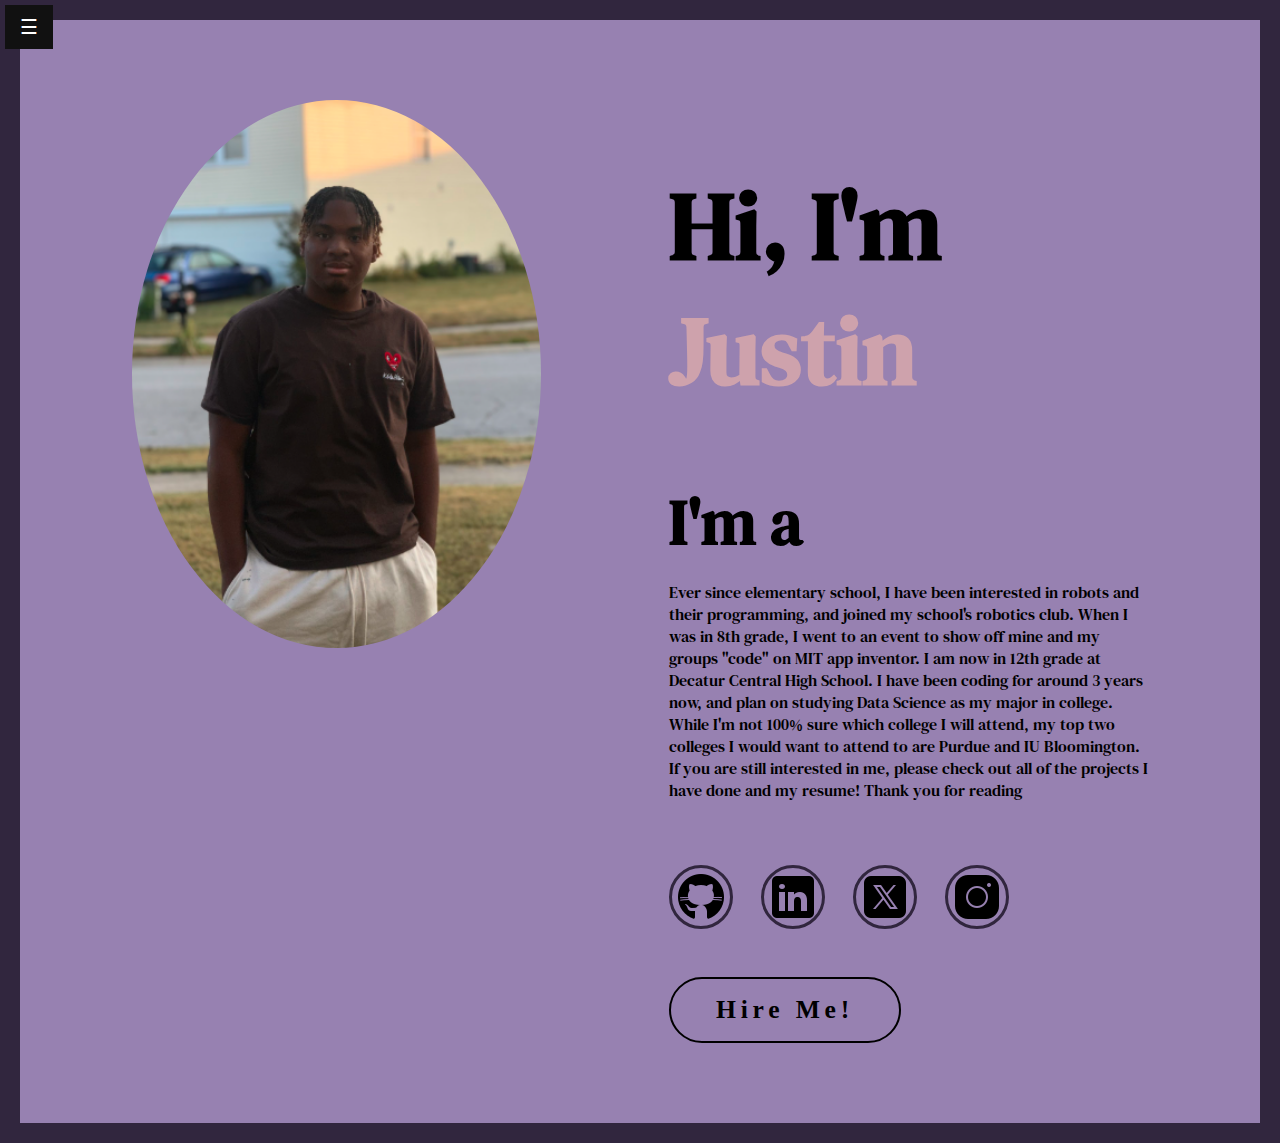
<file: index.html>
<!DOCTYPE html>
<html>


<head>
    <meta charset="UTF-8" />
    <link rel="preconnect" href="https://fonts.googleapis.com">
<link rel="preconnect" href="https://fonts.gstatic.com" crossorigin>
<link href="https://fonts.googleapis.com/css2?family=DM+Serif+Text:ital@0;1&family=Kosugi+Maru&display=swap" rel="stylesheet">
    <link rel="stylesheet" href="style.css">
    <title>Justin's Portfolio</title>
</head>
<header>


</header>


<body>
    <div class ="information-page">
     
    <div id="mySidebar" class="sidebar">
  <a href="javascript:void(0)" class="closebtn" onclick="closeNav()">&times;</a>
   <a href="index.html">About Me</a>
  <a href="projects.html">Projects</a>
  <a href="resume.html">Resume</a>
  <a href="contact.html">Contact</a>
</div>
</div>




<div id="main">
  <button id="openBtn" class="openbtn" onclick="openNav()">&#9776; </button>
  <section class="home">
<div class="home-img">
 <a href="https://cash.app/$Justiinn609"><img src="coverPhoto.png"></a>
  </div>
  <div class="home-content">
    <h1>Hi, I'm <span>Justin</span></h1>
    <h3 class="typing-text">I'm a <span></span></h3>
      <p>Ever since elementary school, I have been interested in robots and their programming, and joined my school's robotics club. When I was in 8th grade, I went to an event to show off mine and my groups "code" on MIT app inventor. I am now in 12th grade at Decatur Central High School. I have been coding for around
            3 years now, and plan on studying Data Science as my major in college. While I'm not 100% sure which
            college I will attend, my top two colleges I would want to attend to are Purdue and IU Bloomington. If you
            are still interested in me, please check out all of the projects I have done and my resume! Thank you for
            reading
            </p>
            <div class="social-icon">
            <a href="https://github.com/Justinscreations"><img src="githubImg.png"></a>
            <a href="https://www.linkedin.com/in/justin-lewis-12b18436a/"><img src="linkedinImg.png"></a>
            <a href="https://www.x.com/jlthecr3ator"><img src="xImg.png"></a>
            <a href="https://www.instagram.com/justins_l1fe"><img src="instaImg.png"></a>
    </div>
    <a href="https://calendly.com/jlewis9103/30min" class="btn">Hire Me!</a>
</section>
         
       
        </div>  
           
    </div>
   














</body>
<script src="script.js"></script>
</html>
</file>
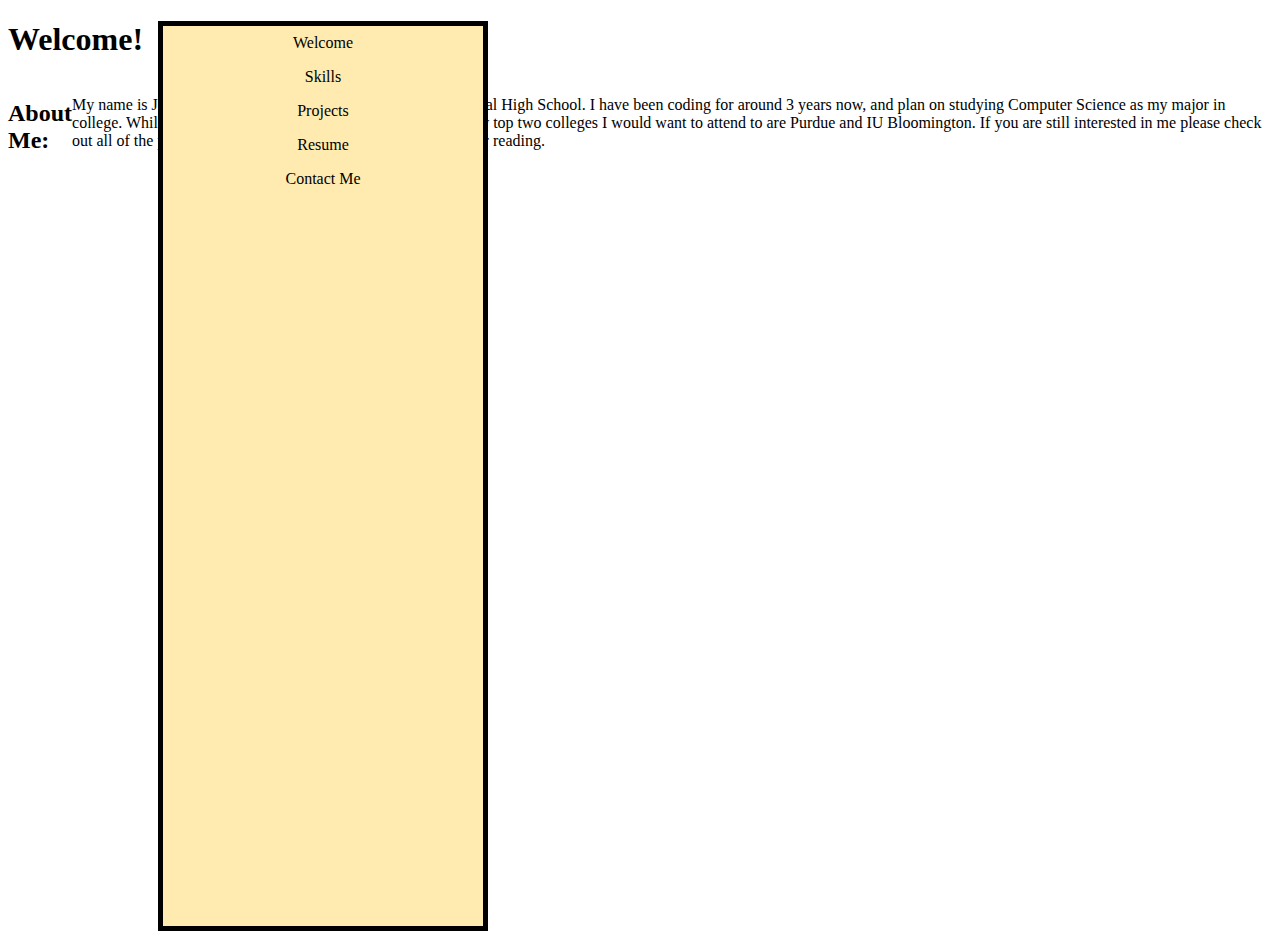
<file: portfolio/index.html>
<!DOCTYPE html>
<html>
<head>
    <meta charset="UTF-8" />
    <link rel="stylesheet" href="style.css">
    <title>Justin's Portfolio</title>
</head>
<header>
    <div class="navbar">
<ul>
 <li><a href="index.html">Welcome</a></li>
  <li><a href="skills.html">Skills</a></li>
  <li><a href="projects.html">Projects</a></li>
  <li><a href="resume.html">Resume</a></li>
  <li><a href="contact.html">Contact Me</a></li>
</ul>
</div>
</header>
<body>
   <div>
    <h1>Welcome!</h1>
   </div>
<div class="about-me-page">
    <h2>About Me: </h2>
    <p>My name is Justin. I currently am in 12th grade at Decatur Central High School. I have been coding for around 3 years now, and plan on studying Computer Science as my major in college. While I'm not 100% sure which college I will attend, my top two colleges I would want to attend to are Purdue and IU Bloomington. If you are still interested in me please check out all of the projects I have done and my resume! Thank you for reading.</p>
    </div>







</body>
</html>
</file>
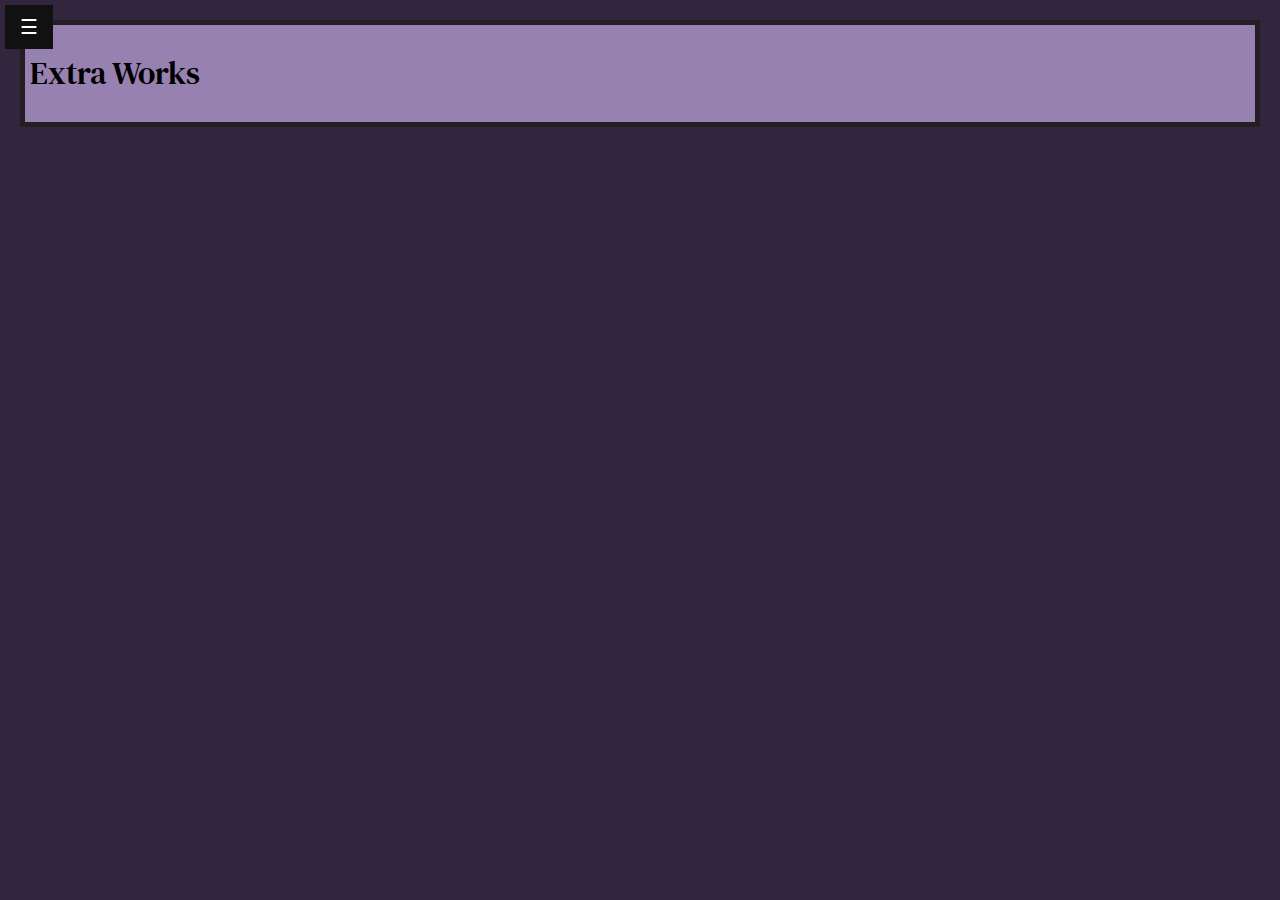
<file: bonus.html>
<!DOCTYPE html>
<html>


<head>
  <meta charset="UTF-8" />
  <link rel="preconnect" href="https://fonts.googleapis.com">
  <link rel="preconnect" href="https://fonts.gstatic.com" crossorigin>
  <link href="https://fonts.googleapis.com/css2?family=DM+Serif+Text:ital@0;1&family=Kosugi+Maru&display=swap"
    rel="stylesheet">
  <link rel="stylesheet" href="style.css">
  <title>Justin's Portfolio</title>
</head>
<header>


</header>


<body>
  <div class="information-page">

    <div id="mySidebar" class="sidebar">
      <a href="javascript:void(0)" class="closebtn" onclick="closeNav()">&times;</a>
      <a href="index.html">About Me</a>
      <a href="projects.html">Projects</a>
      <a href="resume.html">Resume</a>
      <a href="contact.html">Contact</a>
      <a href="bonus.html">Bonus</a>
    </div>
  </div>




  <div id="main">
    <button id="openBtn" class="openbtn" onclick="openNav()">&#9776; </button>
    <div class="important-text">
    <div class="extra-works">
       <div class="extra-works-header">
        <h1>Extra Works</h1>
       </div> 
       
    
    </div>
      

  </div>

</div>













</body>
<script src="script.js"></script>

</html>
</file>
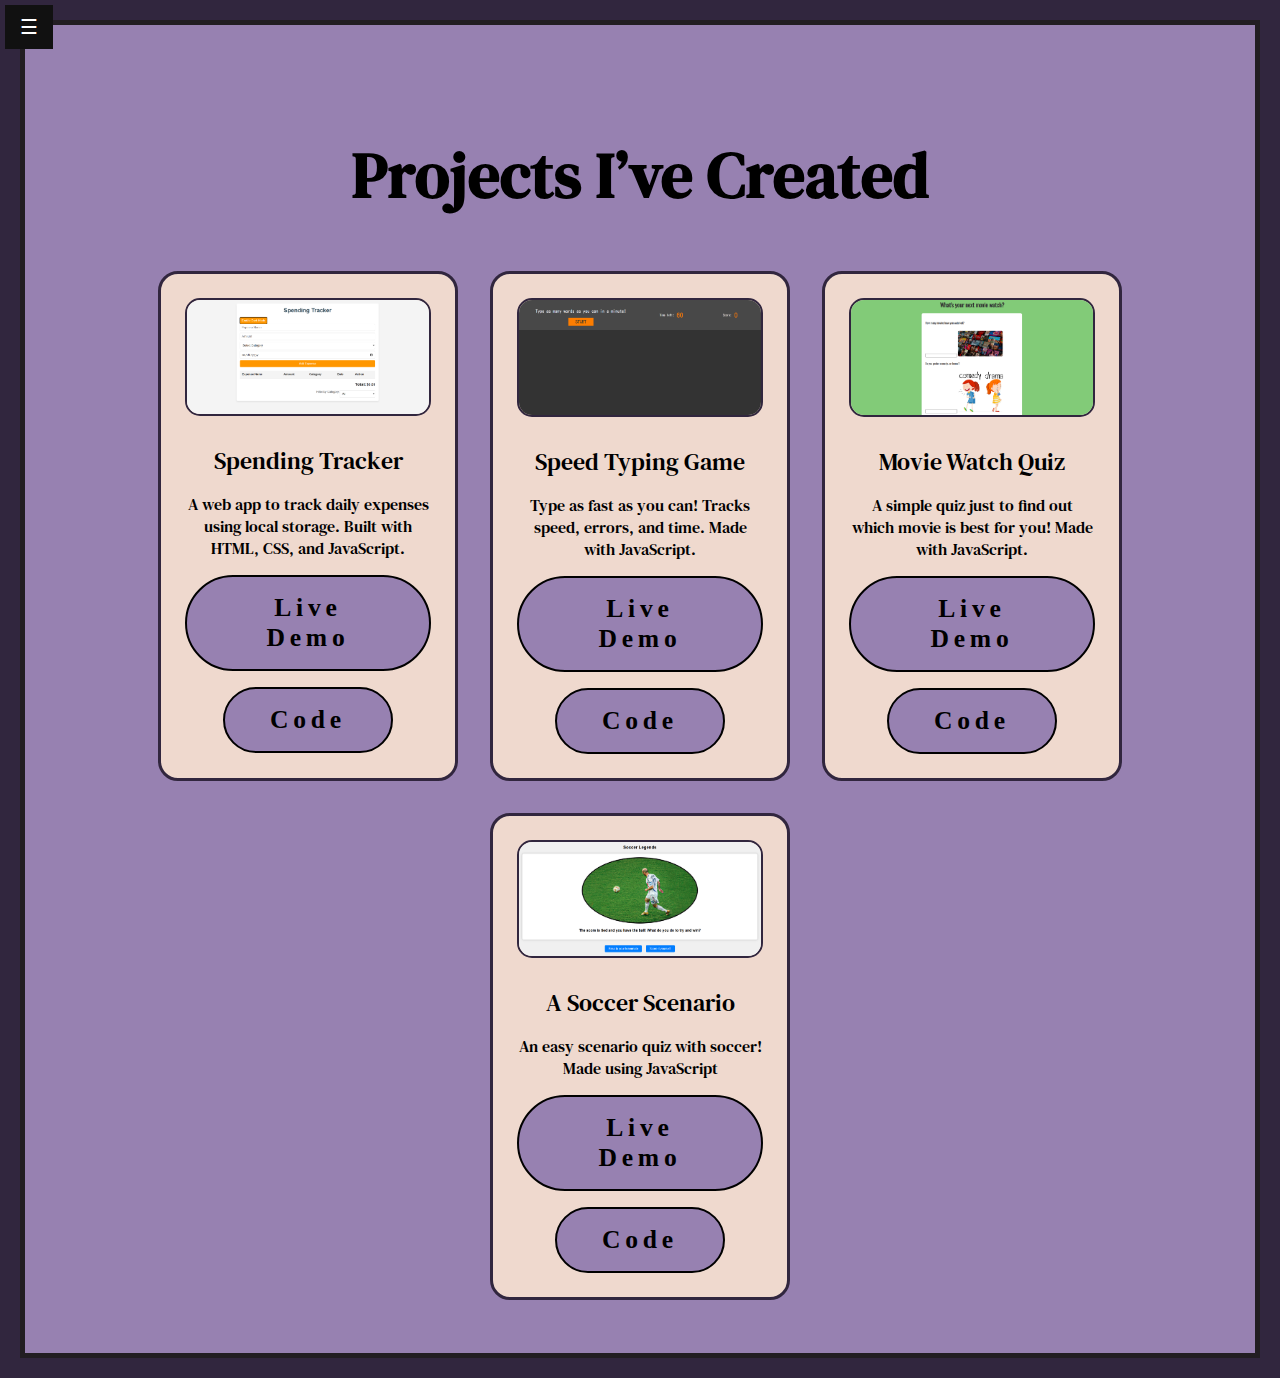
<file: projects.html>
<!DOCTYPE html>
<html>
<head>
    <meta charset="UTF-8" />
    <link rel="preconnect" href="https://fonts.googleapis.com">
<link rel="preconnect" href="https://fonts.gstatic.com" crossorigin>
<link href="https://fonts.googleapis.com/css2?family=DM+Serif+Text:ital@0;1&family=Kosugi+Maru&display=swap" rel="stylesheet">
    <link rel="stylesheet" href="style.css">
    <title>Justin's Portfolio</title>
</head>
<header>
    
</header>
<body>
    <div class="information-page">
    <div id="mySidebar" class="sidebar">
  <a href="javascript:void(0)" class="closebtn" onclick="closeNav()">&times;</a>
   <a href="index.html">About Me</a>
  <a href="projects.html">Projects</a>
  <a href="resume.html">Resume</a>
  <a href="contact.html">Contact</a>
</div>
<div id="main">
  <button id="openBtn" class="openbtn" onclick="openNav()">&#9776; </button>
  <div class="important-text">
 <div class="project-section">
  <h2>Projects I’ve Created</h2>
  <div class="projects-container">

    <div class="project-card">
      <img src="spendingTracker.png" alt="Spending Tracker">
      <h3>Spending Tracker</h3>
      <p>A web app to track daily expenses using local storage. Built with HTML, CSS, and JavaScript.</p>
      <div class="project-links">
        <a href="https://justinscreations.github.io/my-spending-tracker/" target="_blank" class="btn">Live Demo</a>
        <a href="https://github.com/justinscreations/my-spending-tracker" target="_blank" class="btn">Code</a>
      </div>
    </div>

    <div class="project-card">
      <img src="speedTyper.png" alt="Speed Typing Game">
      <h3>Speed Typing Game</h3>
      <p>Type as fast as you can! Tracks speed, errors, and time. Made with JavaScript.</p>
      <div class="project-links">
        <a href="https://justinscreations.github.io/speed-typing-demo/" target="_blank" class="btn">Live Demo</a>
        <a href="https://github.com/justinscreations/speed-typing-demo" target="_blank" class="btn">Code</a>
      </div>
    </div>


    <div class="project-card">
      <img src="unitFour.png" alt="Quiz Website">
      <h3>Movie Watch Quiz</h3>
      <p>A simple quiz just to find out which movie is best for you! Made with JavaScript.</p>
      <div class="project-links">
        <a href="https://justinscreations.github.io/int-u4-project-23-24-starter-code/" target="_blank" class="btn">Live Demo</a>
        <a href="https://github.com/Justinscreations/int-u4-project-23-24-starter-code" target="_blank" class="btn">Code</a>
      </div>
    </div>

    
   <div class="project-card">
      <img src="soccerUnit.png" alt="Soccer Website">
      <h3>A Soccer Scenario</h3>
      <p>An easy scenario quiz with soccer! Made using JavaScript</p>
      <div class="project-links">
        <a href="https://justinscreations.github.io/int-u3-project-starter-code/" target="_blank" class="btn">Live Demo</a>
        <a href="https://github.com/Justinscreations/int-u3-project-starter-code" target="_blank" class="btn">Code</a>
      </div>
    </div>

  </div>
</div>


  </div>
</div>
</div>






</div>
</body>
<script src="script.js"></script>
</html>
</file>
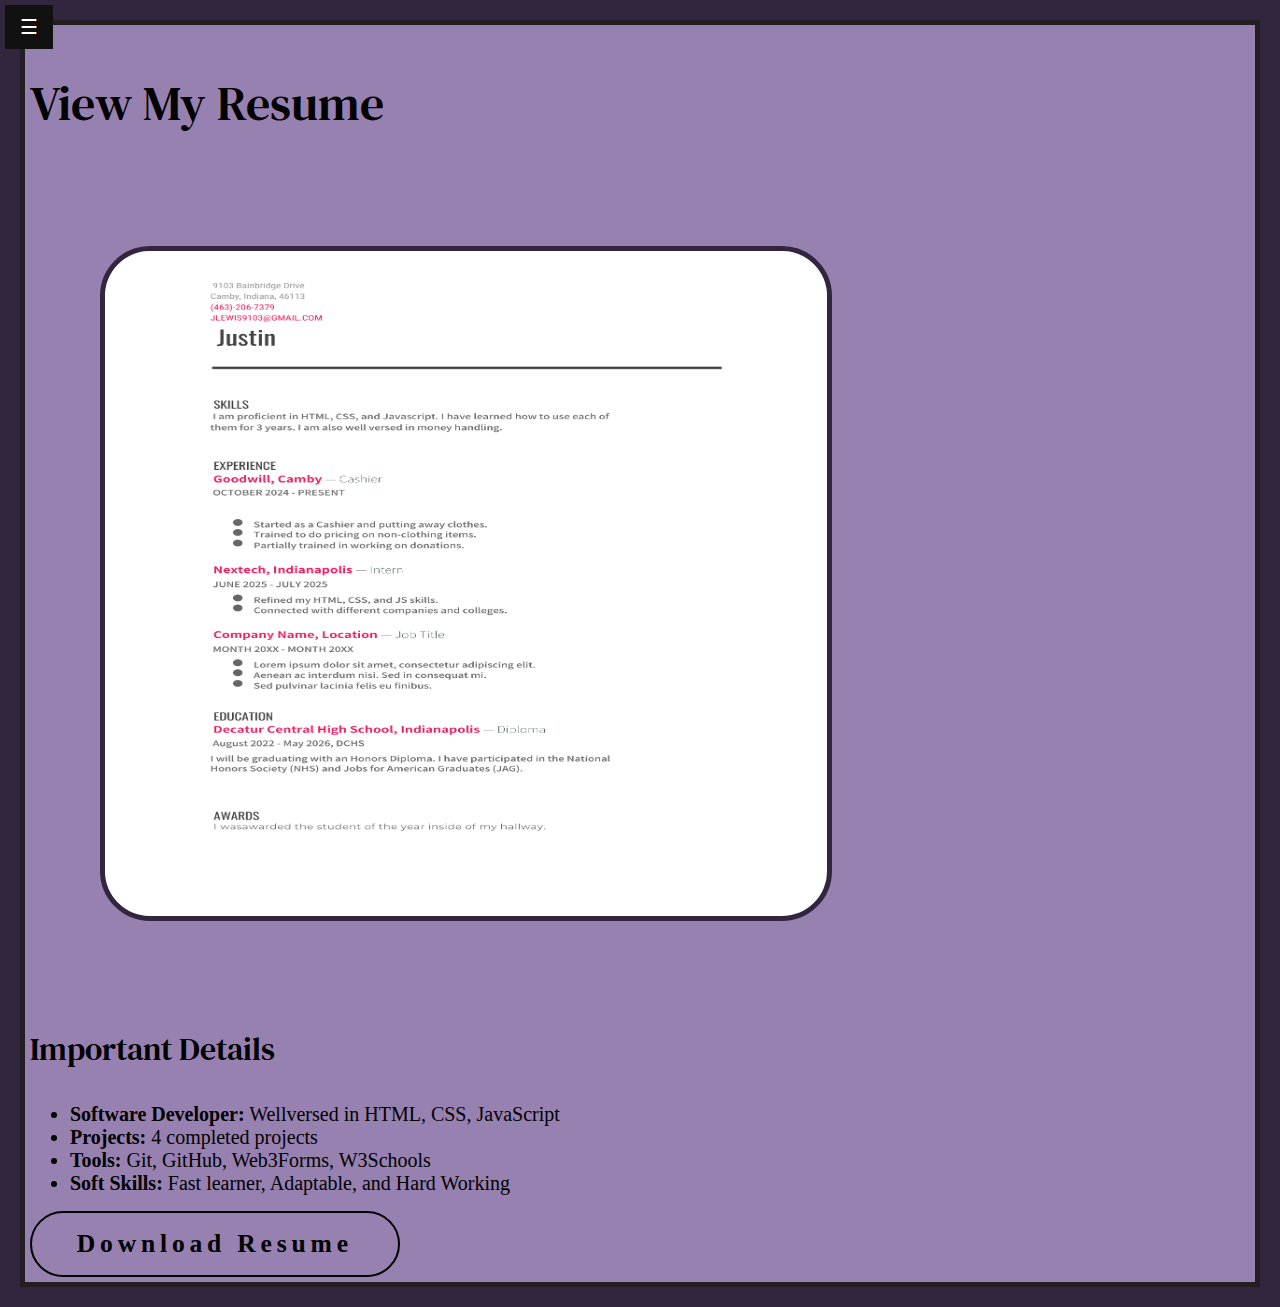
<file: resume.html>
<!DOCTYPE html>
<html>
<head>
    <meta charset="UTF-8" />
    <link rel="preconnect" href="https://fonts.googleapis.com">
<link rel="preconnect" href="https://fonts.gstatic.com" crossorigin>
<link href="https://fonts.googleapis.com/css2?family=DM+Serif+Text:ital@0;1&family=Kosugi+Maru&display=swap" rel="stylesheet">
    <link rel="stylesheet" href="style.css">
    <title>Justin's Portfolio</title>
</head>


<body>
  <div class="information-page">
    <div id="mySidebar" class="sidebar">
  <a href="javascript:void(0)" class="closebtn" onclick="closeNav()">&times;</a>
  <a href="index.html">About Me</a>
  <a href="projects.html">Projects</a>
  <a href="resume.html">Resume</a>
  <a href="contact.html">Contact</a>
</div>
<div id="main">
  <button id="openBtn" class="openbtn" onclick="openNav()">&#9776; </button>
  <div class="important-text">
    <div class="resume-header">
  <h2>View My Resume</h2>
  </div>
  <img src="myResume.pdf.png" class="resume-img">
  <div class="resume-summary">
  <h3>Important Details</h3>
  <ul>
    <li><strong>Software Developer:</strong> Wellversed in HTML, CSS, JavaScript</li>
    <li><strong>Projects:</strong> 4 completed projects</li>
    <li><strong>Tools:</strong> Git, GitHub, Web3Forms, W3Schools</li>
    <li><strong>Soft Skills:</strong> Fast learner, Adaptable, and Hard Working</li>
  </ul>
</div>

  <a href="myResume.pdf" download class="btn">Download Resume</a>
</div>

  </div>
</div>






</div>
</body>
<script src="script.js"></script>
</html>
</file>
<file: skills.html>
<!DOCTYPE html>
<html>
<head>
    <meta charset="UTF-8" />
    <link rel="stylesheet" href="style.css">
    <title>Justin's Portfolio</title>
</head>

<body>
  <div class="information-page">
    <div id="mySidebar" class="sidebar">
    <a href="javascript:void(0)" class="closebtn" onclick="closeNav()">&times;</a>
      <a href="index.html">About Me</a>
    <a href="skills.html">Skills</a>
  <a href="projects.html">Projects</a>
  <a href="resume.html">Resume</a>
  <a href="contact.html">Contact</a>
</div>
<div id="main">
  <button id="openBtn" class="openbtn" onclick="openNav()">&#9776; </button>
  
</div>


Skills



</div>
</body>
<script src="script.js"></script>
</html>
</file>
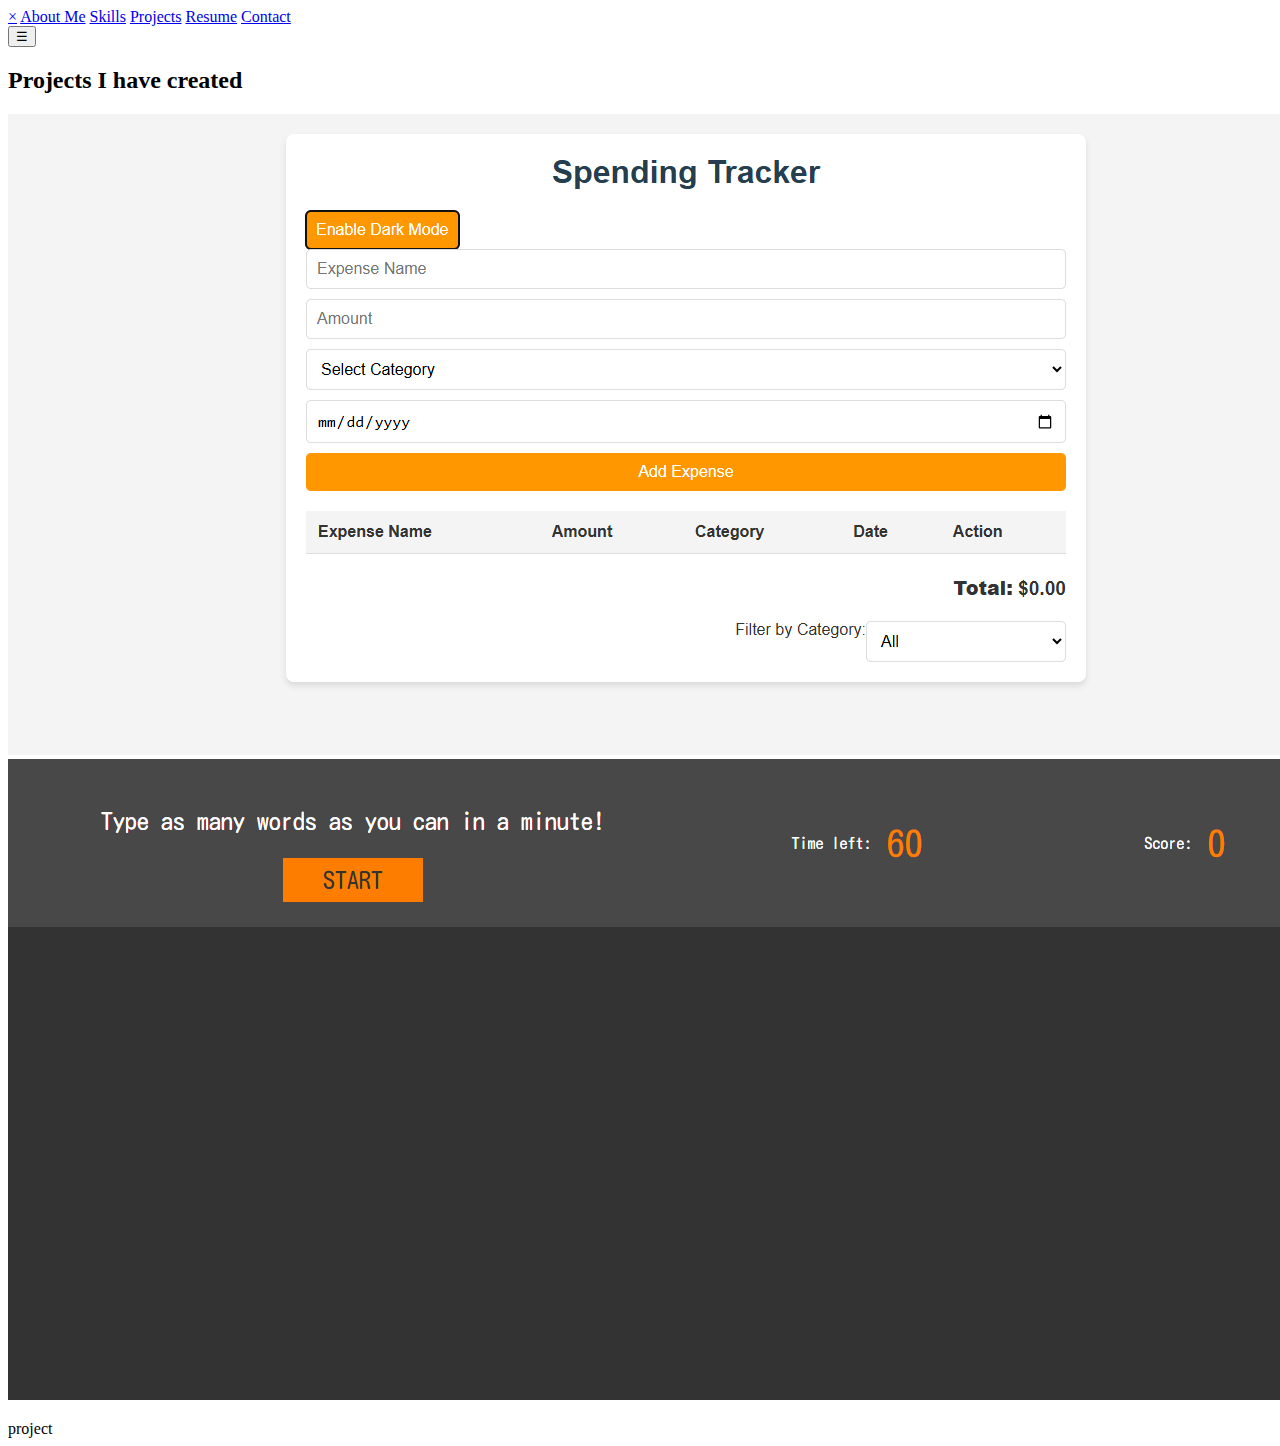
<file: portfolio/projects.html>
<!DOCTYPE html>
<html>
<head>
    <meta charset="UTF-8" />
    <link rel="stylesheet" href="style.css">
    <title>Justin's Portfolio</title>
</head>
<header>
    
</header>
<body>
    <div class="information-page">
    <div id="mySidebar" class="sidebar">
  <a href="javascript:void(0)" class="closebtn" onclick="closeNav()">&times;</a>
   <a href="index.html">About Me</a>
  <a href="skills.html">Skills</a>
  <a href="projects.html">Projects</a>
  <a href="resume.html">Resume</a>
  <a href="contact.html">Contact</a>
</div>
<div id="main">
  <button class="openbtn" onclick="openNav()">&#9776; </button>
  <div class="important-text">
  <h2>Projects I have created</h2>
  <img class="projectImg" src="spendingTracker.png">
  <img class="project-img" src="speedTyper.png">
  <p></p>
  </div>
</div>
</div>


project



</div>
</body>
<script src="script.js"></script>
</html>
</file>
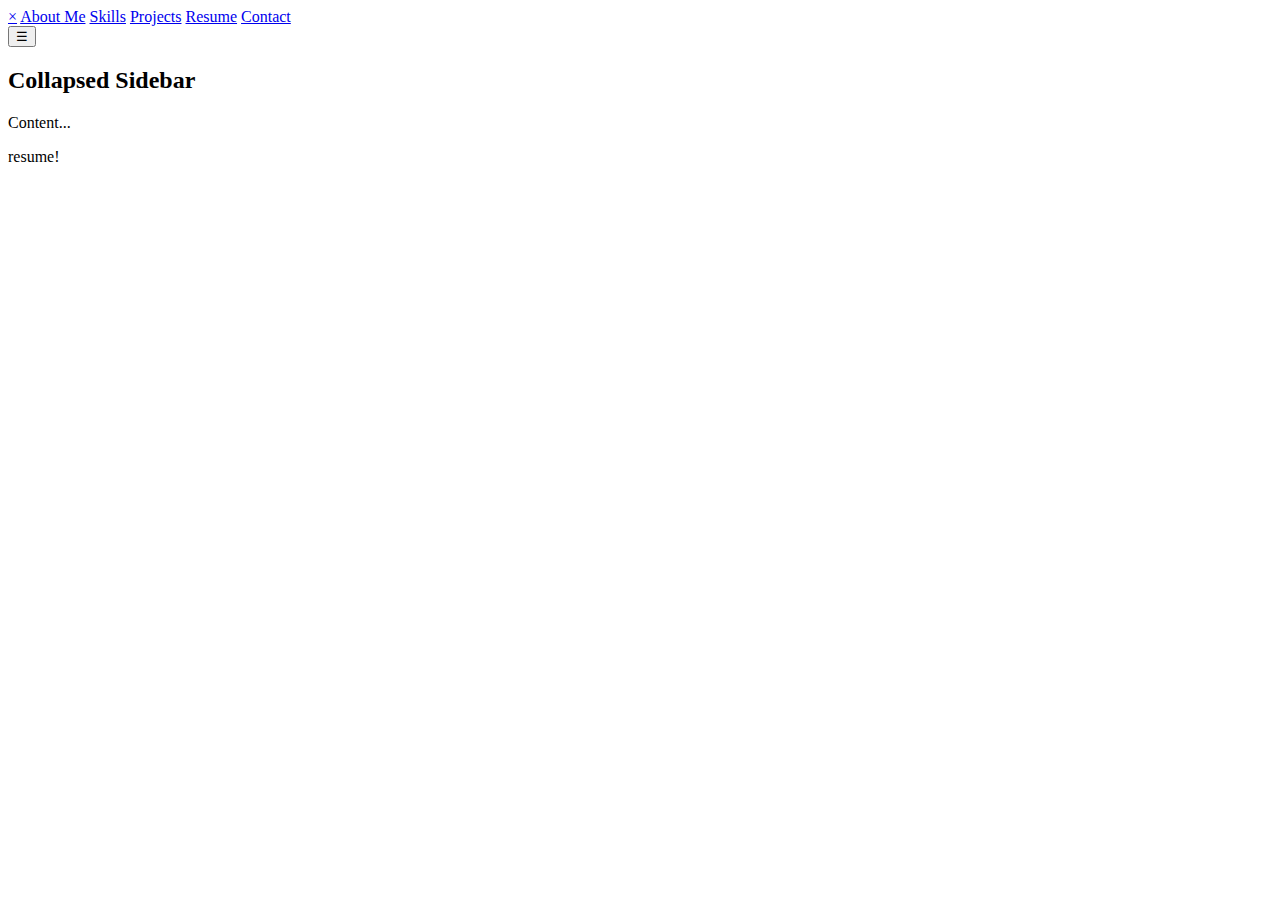
<file: portfolio/resume.html>
<!DOCTYPE html>
<html>
<head>
    <meta charset="UTF-8" />
    <link rel="stylesheet" href="style.css">
    <title>Justin's Portfolio</title>
</head>


<body>
  <div class="information-page">
    <div id="mySidebar" class="sidebar">
  <a href="javascript:void(0)" class="closebtn" onclick="closeNav()">&times;</a>
  <a href="index.html">About Me</a>
  <a href="skills.html">Skills</a>
  <a href="projects.html">Projects</a>
  <a href="resume.html">Resume</a>
  <a href="contact.html">Contact</a>
</div>
<div id="main">
  <button class="openbtn" onclick="openNav()">&#9776; </button>
  <h2>Collapsed Sidebar</h2>
  <p>Content...</p>
</div>

resume!




</div>
</body>
<script src="script.js"></script>
</html>
</file>
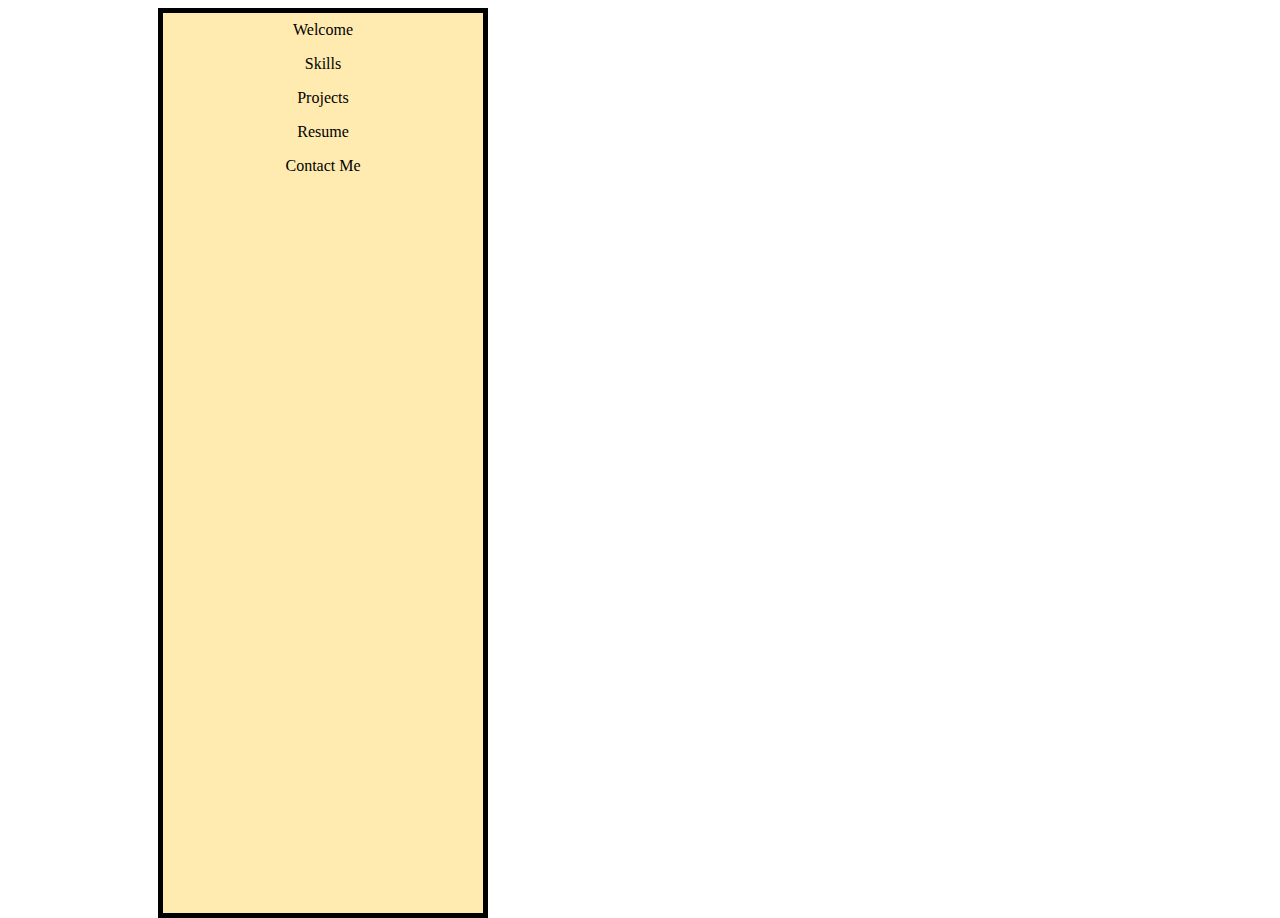
<file: portfolio/skills.html>
<!DOCTYPE html>
<html>
<head>
    <meta charset="UTF-8" />
    <link rel="stylesheet" href="style.css">
    <title>Justin's Portfolio</title>
</head>
<header>
    <div class="navbar">
<ul>
<li><a href="index.html">Welcome</a></li>
  <li><a href="skills.html">Skills</a></li>
  <li><a href="projects.html">Projects</a></li>
  <li><a href="resume.html">Resume</a></li>
  <li><a href="contact.html">Contact Me</a></li>
</ul>
</div>
</header>
<body>
   







</body>
</html>
</file>
<file: style.css>
.sidebar {
  height: 100%;
  /* 100% Full-height */
  width: 0;
  /* 0 width - change this with JavaScript */
  position: fixed;
  /* Stay in place */
  z-index: 1;
  /* Stay on top */
  top: 0;
  left: 0;
  background-color: #111;
  /* Black*/
  overflow-x: hidden;
  /* Disable horizontal scroll */
  padding-top: 60px;
  /* Place content 60px from the top */
  transition: 0.5s;
  /* 0.5 second transition effect to slide in the sidebar */
}


#openBtn {
  position: absolute;
  top: 5px;
  left: 5px;
}


/* The sidebar links */
.sidebar a {
  padding: 8px 8px 8px 32px;
  text-decoration: none;
  font-size: 25px;
  color: #818181;
  display: block;
  transition: 0.3s;
}


/* When you mouse over the navigation links, change their color */
.sidebar a:hover {
  color: #f1f1f1;
}


/* Position and style the close button (top right corner) */
.sidebar .closebtn {
  position: absolute;
  top: 0;
  right: 25px;
  font-size: 36px;
  margin-left: 50px;
}


/* The button used to open the sidebar */
.openbtn {
  font-size: 20px;
  cursor: pointer;
  background-color: #111;
  color: white;
  padding: 10px 15px;
  border: none;
  transition: 0.3s;
}


.openbtn:hover {
  background-color: #444;

}


/* Style page content - use this if you want to push the page content to the right when you open the side navigation */
#main {
  transition: margin-left .5s;
  /* If you want a transition effect */
  padding: 20px;
}


/* On smaller screens, where height is less than 450px, change the style of the sidenav (less padding and a smaller font size) */
@media screen and (max-height: 450px) {
  .sidebar {
    padding-top: 15px;
  }

  .sidebar a {
    font-size: 18px;
  }
}

.navbar {
  margin-left: 150px
}

body {
  background-color: #31263e;
}


.important-text {
  border: 5px solid #221e22;
  background-color: #9781b1;
  padding: 5px;
  color: black
}


.projectImg,
.project-img,
.projectImg1,
.projectImg2 {
  width: 40%;
  height: 250px;
  margin: 10px;
  transition: box-shadow 0.3s ease;
  border: solid 5px #31263e;
  border-radius: 25px;
}


.contact-img,
.contactImg {
  width: 20%;
  border-radius: 35px;
  margin: 10px;
  transition: box-shadow 0.3s ease;
}


.cover-photo {
  margin-left: 50px;
  margin-top: 20px;
  width: 90%;
  border: 5px solid grey;

}


.resume-img {
  width: 60%;
  height: 675px;
  margin: 70px;
  border: 5px solid #31263e;
  border-radius: 50px;
  ;
}


.resume-header h2 {
  font-size: 3rem;
}

.resume-summary h3 {
  font-size: 2rem;
}

.resume-summary li {
  font-size: 1.25rem
}

p,
h2,
h1,
h3 {
  font-family: "DM Serif Text", serif;
  font-weight: 400;
  font-style: normal;
}


.contact-img:hover,
.contactImg:hover {
  box-shadow: 5px 5px 50px #111;
}

/* Makes a shadow for the images listed above and below */
.project-img:hover,
.projectImg:hover,
.projectImg1:hover,
.projectImg2:hover {
  box-shadow: 5px 5px 50px #111;
}


hr.rounded {
  border-top: 700px solid black;
  border-radius: 5px;
}


html,
body {
  margin: 0;
  padding: 0;
}




.contact-container {
  height: 100vh;
  display: flex;
  align-items: center;
  justify-content: space-evenly;
  box-shadow: #111;
}


.contact-left {
  display: flex;
  flex-direction: column;
  align-items: start;
  gap: 20px;
}


.contact-left-title h2 {
  font-weight: 600;
  font-size: 40px;
  margin-bottom: 5px;
}


.contact-left-title hr {
  border: none;
  width: 120px;
  height: 5px;
  background-color: black;
  border-radius: 10px;
  margin-bottom: 20px;
}


.contact-inputs {
  width: 400px;
  height: 50px;
  border: none;
  outline: none;
  padding-left: 25px;
  font-weight: 500;
  color: #666;
  border-radius: 50px;
}


.important-contact-text {
  border: 5px solid black;
  background-color: #9781b1;
  padding: 5px;
  color: black;
}


.contact-left textarea {
  height: 140px;
  padding-top: 15px;
  border-radius: 20px;
}


.contact-inputs:focus {
  border: 2px solid #efd9ce;


}


.contacts-inputs::placeholder {
  color: #a9a9a9;
}


.contact-left button {
  display: flex;
  align-items: center;
  padding: 15px 30px;
  font-size: 16px;
  color: #fff;
  gap: 10px;
  border: none;
  border-radius: 50px;
  background: linear-gradient(270deg, #cea2ac, #a998c3);
  cursor: pointer;
}


.contact-left button img {
  height: 15px;
}


.contact-right img {
  width: 500px;
}


@media (max-width:800px) {
  .contact-inputs {
    width: 80vw;
  }

  .contact-right {
    display: none;
  }
}




* {
  box-sizing: border-box;
  text-decoration: none;
  border: none;
  outline: none;
}


section {
  min-height: 100vh;
  padding: 5rem 9% 5rem
}


.home {
  display: flex;
  justify-content: center;
  gap: 8rem;
  background-color: #9781b1
}


.home .home-content h1 {
  font-size: 6rem;
  font-weight: 700;
  line-height: 1.3;
}




span {
  color: #cea2ac;
}


.home-content h3 {
  font-size: 4rem;
  margin-bottom: 1rem;
  font-weight: 700;
}


.home-img {
  border-radius: 50%;
}




.home-img img {
  position: relative;
  width: 32vw;
  border-radius: 50%;
  box-shadow: 0 0 25px solid #111;
  cursor: pointer;
  transition: 0.2s linear;
}




.home-img img:hover {
  font-size: 1.8rem;
  font-weight: 50
}




.social-icon a {
  display: inline-flex;
  justify-content: center;
  align-items: center;
  width: 4rem;
  height: 4rem;
  background-color: transparent;
  border: 0.2rem solid #31263e;
  font-size: 2rem;
  border-radius: 50%;
  margin: 3rem 1.5rem 3rem 0;
  transition: 0.3s ease;

}


.social-icon a:hover {
  color: black;
  transform: scale(1.3) translateY(-5px);
  background-color: #44355b;
  box-shadow: 0 0 25px #44355b
}


.btn {
  display: inline-block;
  padding: 1rem 2.8rem;
  background-color: #9781b1;
  border-radius: 4rem;
  font-size: 1.6rem;
  color: black;
  letter-spacing: 0.3rem;
  font-weight: 600;
  border: 2px solid black;
  transition: 0.3s ease;
  cursor: pointer;


}






.btn:hover {
  transform: scale3d(1.03);
  background-color: #31263e;
  color: #efd9ce;
  box-shadow: 0 0 25px #31263e;
}


.typing-text {
  font-size: 34px;
  font-weight: 600;
  min-width: 280px;
}




.typing-text span {
  position: relative;
}


#animatedText::after {
  content: "|";
  animation: blink 1s infinite;
  color: #cea2ac;
  margin-left: 5px;
}

@keyframes blink {
  0%, 100% { opacity: 1; }
  50% { opacity: 0; }
}



@keyframes cursor {
  to {
    border-left: 3px solid
  }
}




@keyframes words {

  0%,
  10% {
    content: "Author";
  }

  11%,
  20% {
    content: "Developer";
  }

  21%,
  30% {
    content: "Chef";
  }

  31%,
  40% {
    content: "Baker"
  }

  41%,
  50% {
    content: "Photographer";
  }

  51%,
  60% {
    content: "Chef"
  }

  61%,
  70% {
    content: "Baker"
  }

  71%,
  80% {
    content: "Author"
  }

  81%,
  90% {
    content: "Developer"
  }

  91%,
  100% {
    content: "Photographer"
  }

}


@media (max-width: 1000px) {
  .home {
    gap: 4rem;
  }
}


@media (max-width: 995px) {
  .home {
    flex-direction: column;
    margin: 5rem 4rem;
  }


  .home .home-content h3 {
    font-size: 2.5rem;
  }




  .home .home-content h1 {
    font-size: 5rem;
  }


  .home-img img {
    width: 70vh;
    margin-top: 4rem;
  }
}



.project-section {
  padding: 3rem;
  background-color: #9781b1;
  color: black;
  text-align: center;
}

.project-section h2 {
  font-size: 4rem;
  font-weight: 600;
}

.projects-container {
  display: flex;
  flex-wrap: wrap;
  gap: 2rem;
  justify-content: center;
  margin-top: 2rem;
}

.project-card {
  background-color: #efd9ce;
  border: 3px solid #31263e;
  border-radius: 20px;
  width: 300px;
  padding: 1.5rem;
  text-align: center;
  transition: transform 0.3s ease, box-shadow 0.3s ease;
}

.project-card:hover {
  transform: translateY(-10px);
  box-shadow: 0 0 25px #31263e;
}

.project-card img {
  width: 100%;
  border-radius: 15px;
  margin-bottom: 1rem;
  border: 2px solid #31263e;
}

.project-card h3 {
  margin: 0.5rem 0;
  font-size: 1.5rem;
}

.project-card p {
  font-size: 1rem;
  margin-bottom: 1rem;
}

.project-links {
  display: flex;
  justify-content: center;
  gap: 1rem;
  flex-wrap: wrap;
}


@media screen and (max-width: 600px) {
  .projects-container {
    flex-direction: column;
    align-items: center;
  }

  .project-card {
    width: 90%;
  }
}
</file>
<file: portfolio/style.css>
li a {
  display: block;
  color: #000;
  padding: 8px 16px;
  text-decoration: none;
  text-align: center;
}
 
li a:hover {
  background-color: #555;
  color: white;
}


ul {
  list-style-type: none;
  margin: 0px;
  padding: 0;
  width: 25%;
  background-color: #FFEBB0;
  height: 100%;
  position: absolute; /* Full height *//* Make it stick, even on scroll */
  overflow: auto; /* Enable scrolling if the sidenav has too much content */
  border: 5px solid black;
  
}

.contact-img{
  width: 20%;
}



.navbar {
  margin-left: 150px
}

.about-me-page {
  display: flex;
  justify-content: center;
}
</file>
